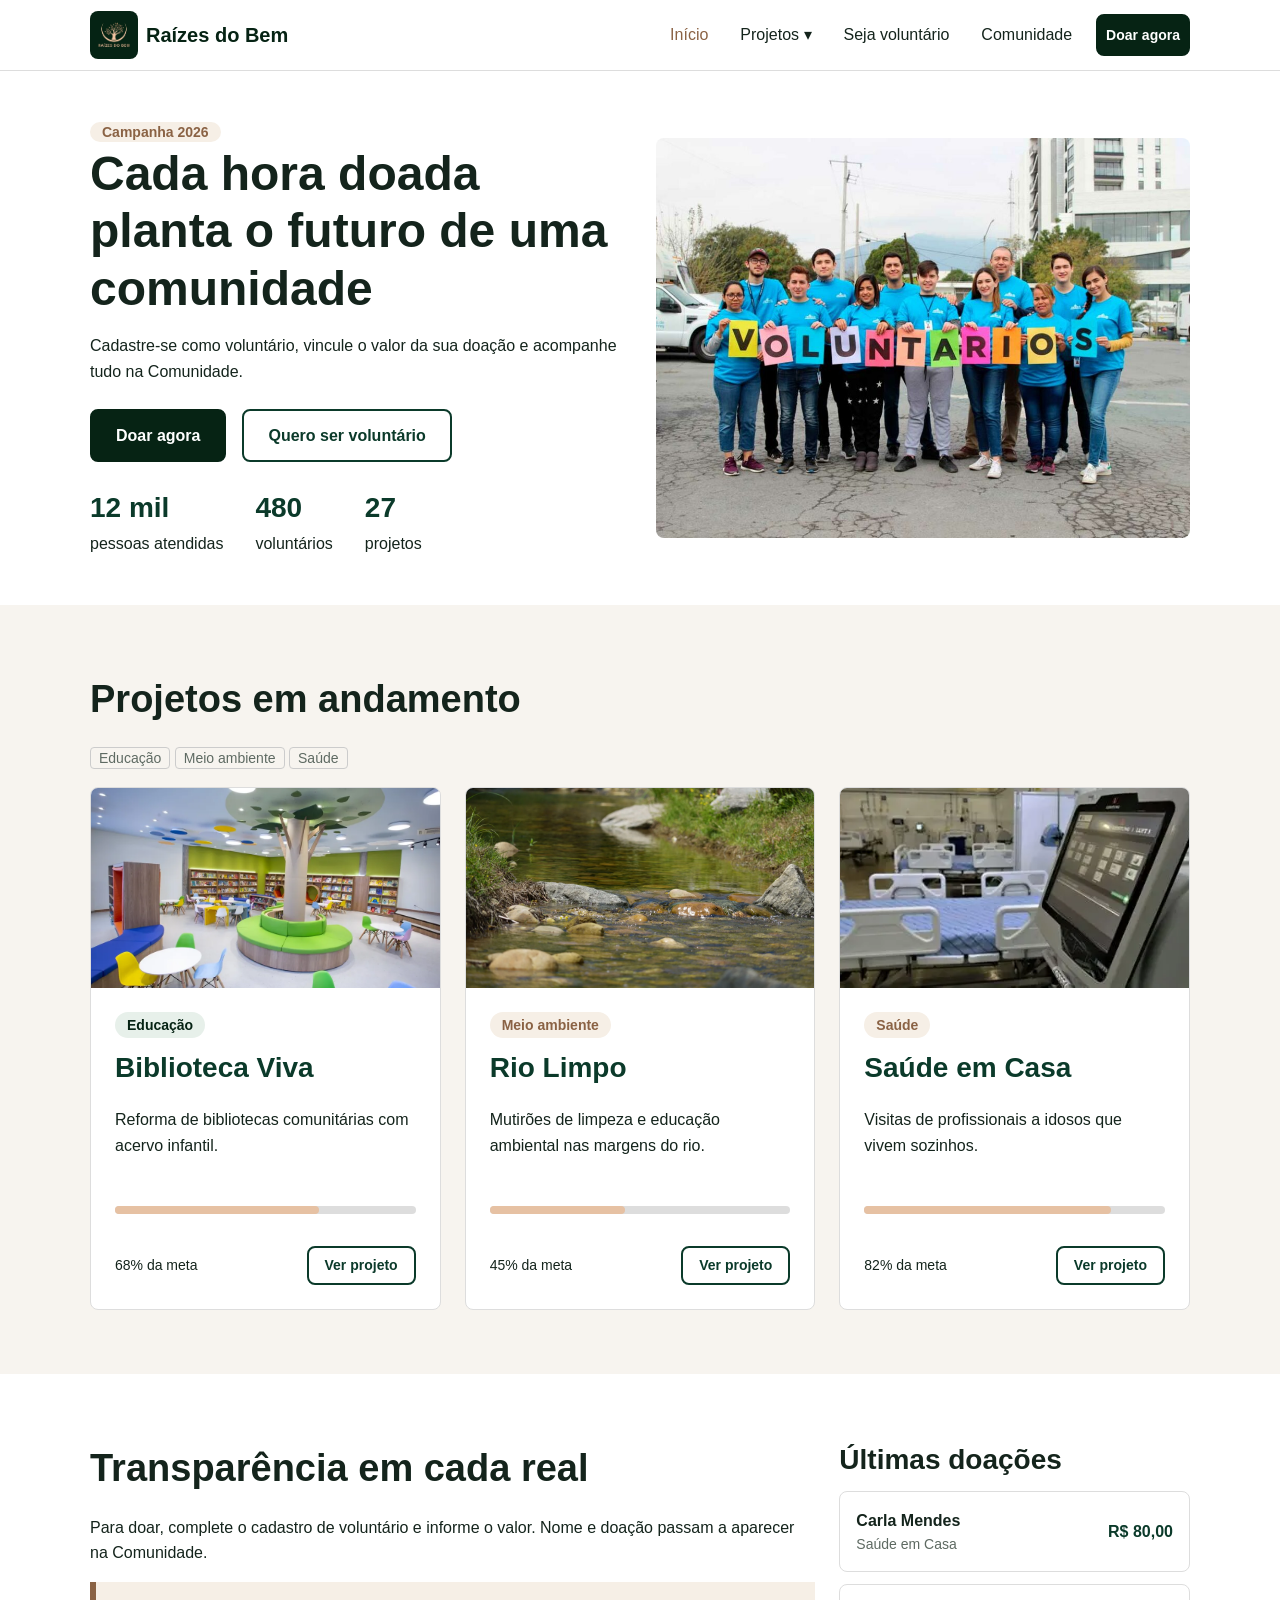
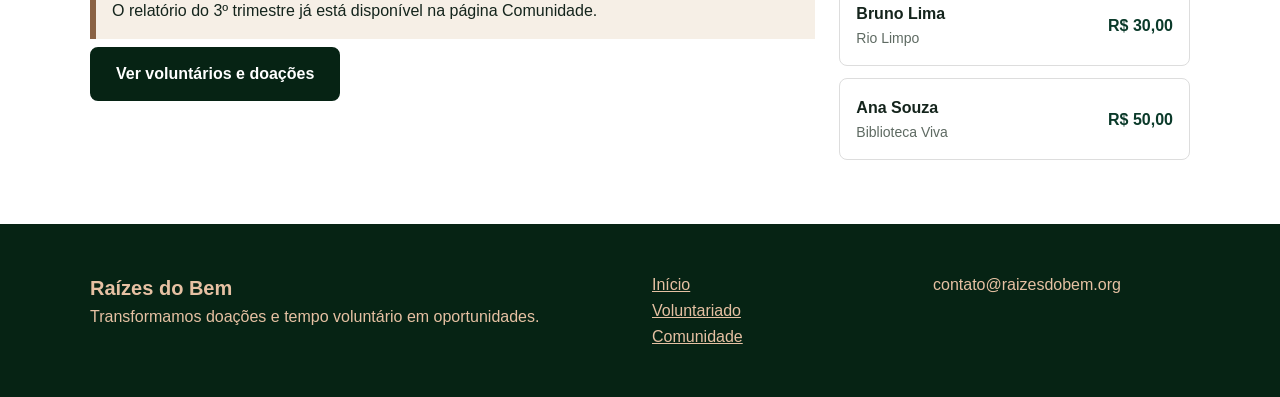
<file: Raizes do Bem/index.html>
<!DOCTYPE html>
<html lang="pt-BR">
<head>
  <meta charset="UTF-8">
  <meta name="viewport" content="width=device-width, initial-scale=1.0">
  <title>Início - Raízes do Bem</title>
  <link rel="stylesheet" href="css/main.css">
</head>
<body>
<div class="pagina">
  <header>
    <div class="container menu-topo">
      <a class="logo" href="index.html"><img src="imagens/logo.png" alt="" width="48" height="48"> Raízes do Bem</a>
      <button id="botao-menu" aria-label="Abrir menu">☰</button>
      <ul id="menu">
        <li><a class="ativo" href="index.html">Início</a></li>
        <li class="com-submenu">
          <a href="index.html#projetos">Projetos ▾</a>
          <ul class="submenu">
            <li><a href="paginas/educacao.html">Educação</a></li>
            <li><a href="paginas/meio-ambiente.html">Meio ambiente</a></li>
            <li><a href="paginas/saude.html">Saúde</a></li>
          </ul>
        </li>
        <li><a href="paginas/voluntario.html">Seja voluntário</a></li>
        <li><a href="paginas/comunidade.html">Comunidade</a></li>
        <li><a class="botao botao-pequeno" href="paginas/voluntario.html?doar=1">Doar agora</a></li>
      </ul>
    </div>
  </header>
  <main>
    <section class="container hero">
      <div>
        <span class="badge badge-laranja">Campanha 2026</span>
        <h1>Cada hora doada planta o futuro de uma comunidade</h1>
        <p>Cadastre-se como voluntário, vincule o valor da sua doação e acompanhe tudo na Comunidade.</p>
        <div class="hero-botoes">
          <a class="botao" href="paginas/voluntario.html?doar=1">Doar agora</a>
          <a class="botao botao-contorno" href="paginas/voluntario.html">Quero ser voluntário</a>
        </div>
        <ul class="numeros">
          <li><strong>12 mil</strong>pessoas atendidas</li>
          <li><strong>480</strong>voluntários</li>
          <li><strong>27</strong>projetos</li>
        </ul>
      </div>
      <img src="imagens/capa.png" alt="Voluntários da Raízes do Bem" width="600" height="420">
    </section>

    <section class="secao fundo-cinza" id="projetos">
      <div class="container">
        <h2>Projetos em andamento</h2>
        <p><span class="tag">Educação</span> <span class="tag">Meio ambiente</span> <span class="tag">Saúde</span></p>
        <div class="linha">
          <article class="card col-4">
            <img src="imagens/biblioteca.png" alt="Projeto Biblioteca Viva">
            <div class="card-corpo">
              <span class="badge">Educação</span>
              <h3><a href="paginas/educacao.html">Biblioteca Viva</a></h3>
              <p>Reforma de bibliotecas comunitárias com acervo infantil.</p>
              <div class="barra"><div style="width:68%"></div></div>
              <div class="card-rodape"><span>68% da meta</span><a class="botao botao-contorno botao-pequeno" href="paginas/educacao.html">Ver projeto</a></div>
            </div>
          </article>
          <article class="card col-4">
            <img src="imagens/rio.png" alt="Projeto Rio Limpo">
            <div class="card-corpo">
              <span class="badge badge-azul">Meio ambiente</span>
              <h3><a href="paginas/meio-ambiente.html">Rio Limpo</a></h3>
              <p>Mutirões de limpeza e educação ambiental nas margens do rio.</p>
              <div class="barra"><div style="width:45%"></div></div>
              <div class="card-rodape"><span>45% da meta</span><a class="botao botao-contorno botao-pequeno" href="paginas/meio-ambiente.html">Ver projeto</a></div>
            </div>
          </article>
          <article class="card col-4">
            <img src="imagens/saude.png" alt="Projeto Saúde em Casa">
            <div class="card-corpo">
              <span class="badge badge-laranja">Saúde</span>
              <h3><a href="paginas/saude.html">Saúde em Casa</a></h3>
              <p>Visitas de profissionais a idosos que vivem sozinhos.</p>
              <div class="barra"><div style="width:82%"></div></div>
              <div class="card-rodape"><span>82% da meta</span><a class="botao botao-contorno botao-pequeno" href="paginas/saude.html">Ver projeto</a></div>
            </div>
          </article>
        </div>
      </div>
    </section>

    <section class="secao">
      <div class="container linha">
        <div class="col-8">
          <h2>Transparência em cada real</h2>
          <p>Para doar, complete o cadastro de voluntário e informe o valor. Nome e doação passam a aparecer na Comunidade.</p>
          <div class="alerta alerta-info">O relatório do 3º trimestre já está disponível na página Comunidade.</div>
          <a class="botao" href="paginas/comunidade.html">Ver voluntários e doações</a>
        </div>
        <div class="col-4">
          <h3>Últimas doações</h3>
          <ul id="lista-doacoes-resumo" class="lista-registros"></ul>
        </div>
      </div>
    </section>
  </main>
  <footer>
    <div class="container linha">
      <div class="col-6"><h4>Raízes do Bem</h4><p>Transformamos doações e tempo voluntário em oportunidades.</p></div>
      <div class="col-3">
        <a href="index.html">Início</a><br>
        <a href="paginas/voluntario.html">Voluntariado</a><br>
        <a href="paginas/comunidade.html">Comunidade</a>
      </div>
      <div class="col-3"><p>contato@raizesdobem.org</p></div>
    </div>
  </footer>
</div>
<script src="js/main.js"></script>
</body>
</html>
</file>
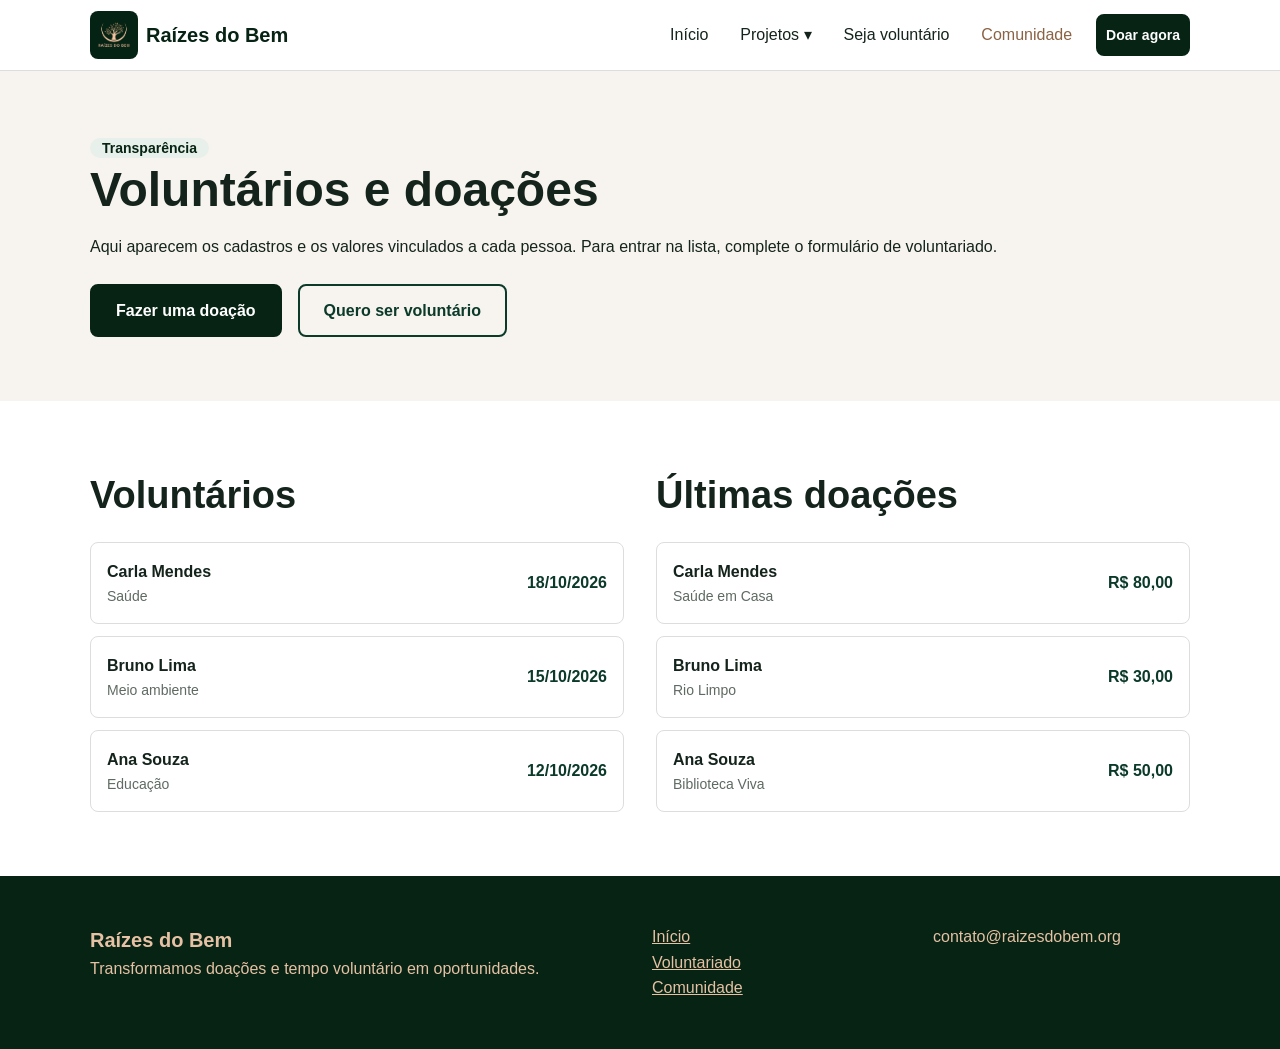
<file: Raizes do Bem/paginas/comunidade.html>
<!DOCTYPE html>
<html lang="pt-BR">
<head>
  <meta charset="UTF-8">
  <meta name="viewport" content="width=device-width, initial-scale=1.0">
  <title>Comunidade - Raízes do Bem</title>
  <link rel="stylesheet" href="../css/main.css">
</head>
<body>
<div class="pagina">
  <header>
    <div class="container menu-topo">
      <a class="logo" href="../index.html"><img src="../imagens/logo.png" alt="" width="48" height="48"> Raízes do Bem</a>
      <button id="botao-menu" aria-label="Abrir menu">☰</button>
      <ul id="menu">
        <li><a href="../index.html">Início</a></li>
        <li class="com-submenu">
          <a href="../index.html#projetos">Projetos ▾</a>
          <ul class="submenu">
            <li><a href="educacao.html">Educação</a></li>
            <li><a href="meio-ambiente.html">Meio ambiente</a></li>
            <li><a href="saude.html">Saúde</a></li>
          </ul>
        </li>
        <li><a href="voluntario.html">Seja voluntário</a></li>
        <li><a class="ativo" href="comunidade.html">Comunidade</a></li>
        <li><a class="botao botao-pequeno" href="voluntario.html?doar=1">Doar agora</a></li>
      </ul>
    </div>
  </header>
  <main>
    <section class="secao fundo-cinza">
      <div class="container">
        <span class="badge">Transparência</span>
        <h1>Voluntários e doações</h1>
        <p>Aqui aparecem os cadastros e os valores vinculados a cada pessoa. Para entrar na lista, complete o formulário de voluntariado.</p>
        <div class="hero-botoes">
          <a class="botao" href="voluntario.html?doar=1">Fazer uma doação</a>
          <a class="botao botao-contorno" href="voluntario.html">Quero ser voluntário</a>
        </div>
      </div>
    </section>
    <section class="secao">
      <div class="container duas-colunas">
        <div>
          <h2>Voluntários</h2>
          <ul id="lista-voluntarios" class="lista-registros"></ul>
        </div>
        <div>
          <h2>Últimas doações</h2>
          <ul id="lista-doacoes" class="lista-registros"></ul>
        </div>
      </div>
    </section>
  </main>
  <footer>
    <div class="container linha">
      <div class="col-6"><h4>Raízes do Bem</h4><p>Transformamos doações e tempo voluntário em oportunidades.</p></div>
      <div class="col-3">
        <a href="../index.html">Início</a><br>
        <a href="voluntario.html">Voluntariado</a><br>
        <a href="comunidade.html">Comunidade</a>
      </div>
      <div class="col-3"><p>contato@raizesdobem.org</p></div>
    </div>
  </footer>
</div>
<div id="toast"></div>
<script src="../js/main.js"></script>
</body>
</html>
</file>
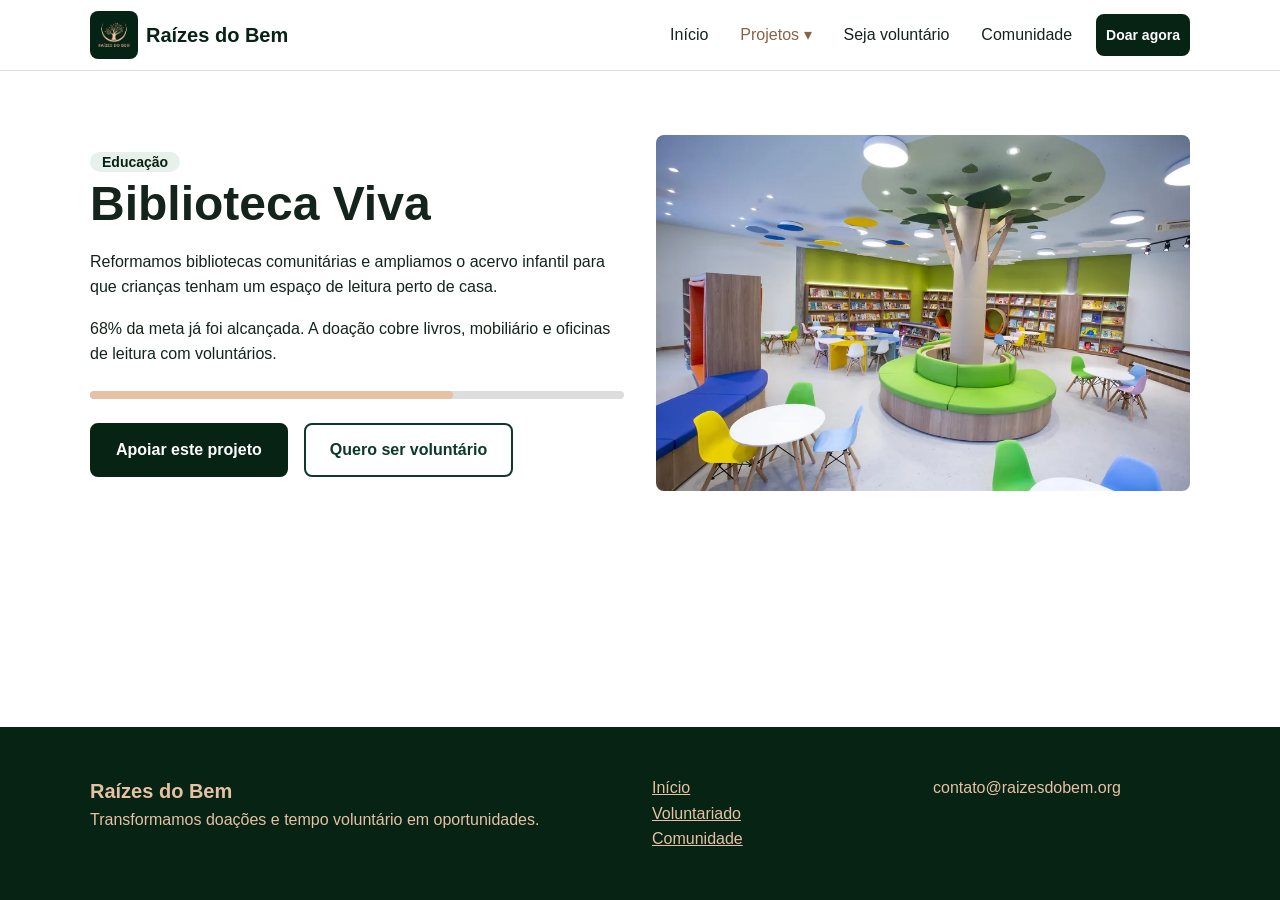
<file: Raizes do Bem/paginas/educacao.html>
<!DOCTYPE html>
<html lang="pt-BR">
<head>
  <meta charset="UTF-8">
  <meta name="viewport" content="width=device-width, initial-scale=1.0">
  <title>Educação - Raízes do Bem</title>
  <link rel="stylesheet" href="../css/main.css">
</head>
<body>
<div class="pagina">
  <header>
    <div class="container menu-topo">
      <a class="logo" href="../index.html"><img src="../imagens/logo.png" alt="" width="48" height="48"> Raízes do Bem</a>
      <button id="botao-menu" aria-label="Abrir menu">☰</button>
      <ul id="menu">
        <li><a href="../index.html">Início</a></li>
        <li class="com-submenu">
          <a class="ativo" href="../index.html#projetos">Projetos ▾</a>
          <ul class="submenu">
            <li><a href="educacao.html">Educação</a></li>
            <li><a href="meio-ambiente.html">Meio ambiente</a></li>
            <li><a href="saude.html">Saúde</a></li>
          </ul>
        </li>
        <li><a href="voluntario.html">Seja voluntário</a></li>
        <li><a href="comunidade.html">Comunidade</a></li>
        <li><a class="botao botao-pequeno" href="voluntario.html?doar=1&amp;projeto=Biblioteca%20Viva">Doar agora</a></li>
      </ul>
    </div>
  </header>
  <main>
    <section class="secao">
      <div class="container duas-colunas">
        <div>
          <span class="badge">Educação</span>
          <h1>Biblioteca Viva</h1>
          <p>Reformamos bibliotecas comunitárias e ampliamos o acervo infantil para que crianças tenham um espaço de leitura perto de casa.</p>
          <p>68% da meta já foi alcançada. A doação cobre livros, mobiliário e oficinas de leitura com voluntários.</p>
          <div class="barra"><div style="width:68%"></div></div>
          <div class="hero-botoes">
            <a class="botao" href="voluntario.html?doar=1&amp;projeto=Biblioteca%20Viva">Apoiar este projeto</a>
            <a class="botao botao-contorno" href="voluntario.html">Quero ser voluntário</a>
          </div>
        </div>
        <img class="foto-projeto" src="../imagens/biblioteca.png" alt="Projeto Biblioteca Viva">
      </div>
    </section>
  </main>
  <footer>
    <div class="container linha">
      <div class="col-6"><h4>Raízes do Bem</h4><p>Transformamos doações e tempo voluntário em oportunidades.</p></div>
      <div class="col-3">
        <a href="../index.html">Início</a><br>
        <a href="voluntario.html">Voluntariado</a><br>
        <a href="comunidade.html">Comunidade</a>
      </div>
      <div class="col-3"><p>contato@raizesdobem.org</p></div>
    </div>
  </footer>
</div>
<script src="../js/main.js"></script>
</body>
</html>
</file>
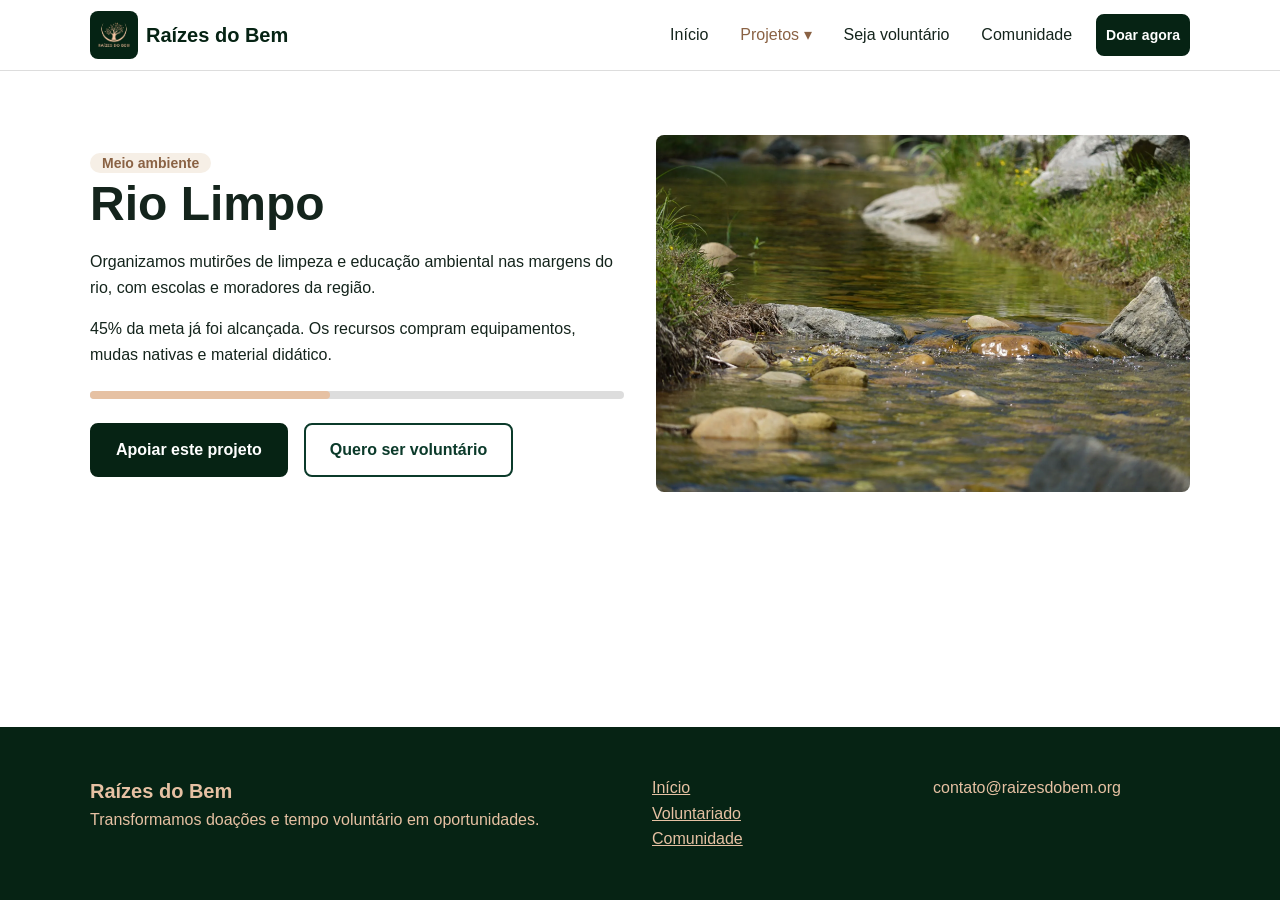
<file: Raizes do Bem/paginas/meio-ambiente.html>
<!DOCTYPE html>
<html lang="pt-BR">
<head>
  <meta charset="UTF-8">
  <meta name="viewport" content="width=device-width, initial-scale=1.0">
  <title>Meio ambiente - Raízes do Bem</title>
  <link rel="stylesheet" href="../css/main.css">
</head>
<body>
<div class="pagina">
  <header>
    <div class="container menu-topo">
      <a class="logo" href="../index.html"><img src="../imagens/logo.png" alt="" width="48" height="48"> Raízes do Bem</a>
      <button id="botao-menu" aria-label="Abrir menu">☰</button>
      <ul id="menu">
        <li><a href="../index.html">Início</a></li>
        <li class="com-submenu">
          <a class="ativo" href="../index.html#projetos">Projetos ▾</a>
          <ul class="submenu">
            <li><a href="educacao.html">Educação</a></li>
            <li><a href="meio-ambiente.html">Meio ambiente</a></li>
            <li><a href="saude.html">Saúde</a></li>
          </ul>
        </li>
        <li><a href="voluntario.html">Seja voluntário</a></li>
        <li><a href="comunidade.html">Comunidade</a></li>
        <li><a class="botao botao-pequeno" href="voluntario.html?doar=1&amp;projeto=Rio%20Limpo">Doar agora</a></li>
      </ul>
    </div>
  </header>
  <main>
    <section class="secao">
      <div class="container duas-colunas">
        <div>
          <span class="badge badge-azul">Meio ambiente</span>
          <h1>Rio Limpo</h1>
          <p>Organizamos mutirões de limpeza e educação ambiental nas margens do rio, com escolas e moradores da região.</p>
          <p>45% da meta já foi alcançada. Os recursos compram equipamentos, mudas nativas e material didático.</p>
          <div class="barra"><div style="width:45%"></div></div>
          <div class="hero-botoes">
            <a class="botao" href="voluntario.html?doar=1&amp;projeto=Rio%20Limpo">Apoiar este projeto</a>
            <a class="botao botao-contorno" href="voluntario.html">Quero ser voluntário</a>
          </div>
        </div>
        <img class="foto-projeto" src="../imagens/rio.png" alt="Projeto Rio Limpo">
      </div>
    </section>
  </main>
  <footer>
    <div class="container linha">
      <div class="col-6"><h4>Raízes do Bem</h4><p>Transformamos doações e tempo voluntário em oportunidades.</p></div>
      <div class="col-3">
        <a href="../index.html">Início</a><br>
        <a href="voluntario.html">Voluntariado</a><br>
        <a href="comunidade.html">Comunidade</a>
      </div>
      <div class="col-3"><p>contato@raizesdobem.org</p></div>
    </div>
  </footer>
</div>
<script src="../js/main.js"></script>
</body>
</html>
</file>
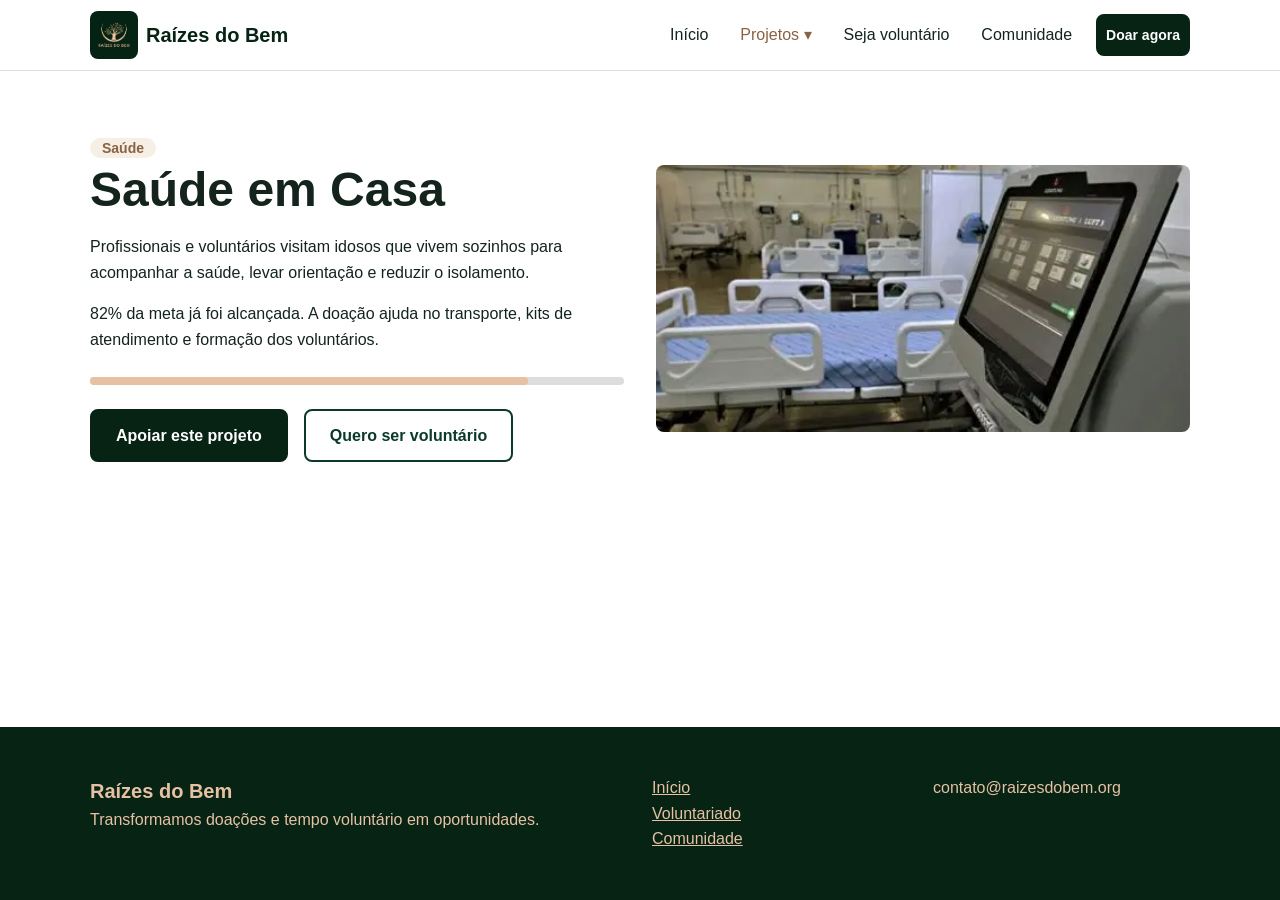
<file: Raizes do Bem/paginas/saude.html>
<!DOCTYPE html>
<html lang="pt-BR">
<head>
  <meta charset="UTF-8">
  <meta name="viewport" content="width=device-width, initial-scale=1.0">
  <title>Saúde - Raízes do Bem</title>
  <link rel="stylesheet" href="../css/main.css">
</head>
<body>
<div class="pagina">
  <header>
    <div class="container menu-topo">
      <a class="logo" href="../index.html"><img src="../imagens/logo.png" alt="" width="48" height="48"> Raízes do Bem</a>
      <button id="botao-menu" aria-label="Abrir menu">☰</button>
      <ul id="menu">
        <li><a href="../index.html">Início</a></li>
        <li class="com-submenu">
          <a class="ativo" href="../index.html#projetos">Projetos ▾</a>
          <ul class="submenu">
            <li><a href="educacao.html">Educação</a></li>
            <li><a href="meio-ambiente.html">Meio ambiente</a></li>
            <li><a href="saude.html">Saúde</a></li>
          </ul>
        </li>
        <li><a href="voluntario.html">Seja voluntário</a></li>
        <li><a href="comunidade.html">Comunidade</a></li>
        <li><a class="botao botao-pequeno" href="voluntario.html?doar=1&amp;projeto=Saúde%20em%20Casa">Doar agora</a></li>
      </ul>
    </div>
  </header>
  <main>
    <section class="secao">
      <div class="container duas-colunas">
        <div>
          <span class="badge badge-laranja">Saúde</span>
          <h1>Saúde em Casa</h1>
          <p>Profissionais e voluntários visitam idosos que vivem sozinhos para acompanhar a saúde, levar orientação e reduzir o isolamento.</p>
          <p>82% da meta já foi alcançada. A doação ajuda no transporte, kits de atendimento e formação dos voluntários.</p>
          <div class="barra"><div style="width:82%"></div></div>
          <div class="hero-botoes">
            <a class="botao" href="voluntario.html?doar=1&amp;projeto=Saúde%20em%20Casa">Apoiar este projeto</a>
            <a class="botao botao-contorno" href="voluntario.html">Quero ser voluntário</a>
          </div>
        </div>
        <img class="foto-projeto" src="../imagens/saude.png" alt="Projeto Saúde em Casa">
      </div>
    </section>
  </main>
  <footer>
    <div class="container linha">
      <div class="col-6"><h4>Raízes do Bem</h4><p>Transformamos doações e tempo voluntário em oportunidades.</p></div>
      <div class="col-3">
        <a href="../index.html">Início</a><br>
        <a href="voluntario.html">Voluntariado</a><br>
        <a href="comunidade.html">Comunidade</a>
      </div>
      <div class="col-3"><p>contato@raizesdobem.org</p></div>
    </div>
  </footer>
</div>
<script src="../js/main.js"></script>
</body>
</html>
</file>
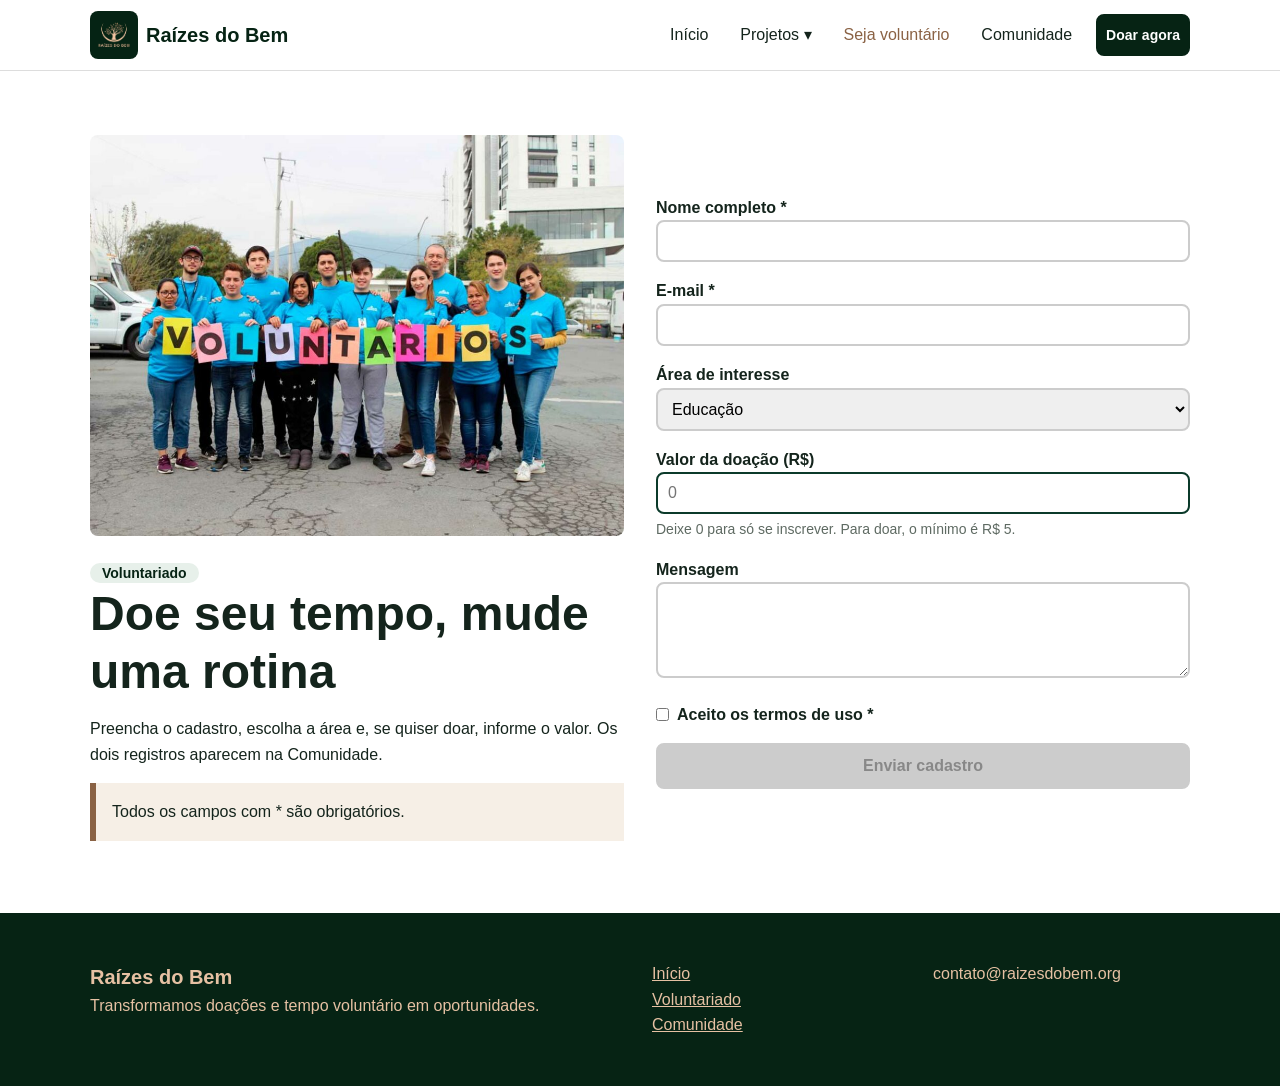
<file: Raizes do Bem/paginas/voluntario.html>
<!DOCTYPE html>
<html lang="pt-BR">
<head>
  <meta charset="UTF-8">
  <meta name="viewport" content="width=device-width, initial-scale=1.0">
  <title>Voluntariado - Raízes do Bem</title>
  <link rel="stylesheet" href="../css/main.css">
</head>
<body>
<div class="pagina">
  <header>
    <div class="container menu-topo">
      <a class="logo" href="../index.html"><img src="../imagens/logo.png" alt="" width="48" height="48"> Raízes do Bem</a>
      <button id="botao-menu" aria-label="Abrir menu">☰</button>
      <ul id="menu">
        <li><a href="../index.html">Início</a></li>
        <li class="com-submenu">
          <a href="../index.html#projetos">Projetos ▾</a>
          <ul class="submenu">
            <li><a href="educacao.html">Educação</a></li>
            <li><a href="meio-ambiente.html">Meio ambiente</a></li>
            <li><a href="saude.html">Saúde</a></li>
          </ul>
        </li>
        <li><a class="ativo" href="voluntario.html">Seja voluntário</a></li>
        <li><a href="comunidade.html">Comunidade</a></li>
        <li><a class="botao botao-pequeno" href="voluntario.html?doar=1#cadastro">Doar agora</a></li>
      </ul>
    </div>
  </header>
  <main>
    <section class="secao" id="cadastro">
      <div class="container duas-colunas">
        <div>
          <img class="foto-capa" src="../imagens/capa.png" alt="Voluntários da Raízes do Bem">
          <span class="badge">Voluntariado</span>
          <h1>Doe seu tempo, mude uma rotina</h1>
          <p>Preencha o cadastro, escolha a área e, se quiser doar, informe o valor. Os dois registros aparecem na Comunidade.</p>
          <div class="alerta alerta-info">Todos os campos com * são obrigatórios.</div>
          <div id="aviso-doacao" class="alerta alerta-aviso" hidden>Você pode informar um valor para doar ou deixar 0 para apenas se inscrever como voluntário.</div>
          <div id="aviso-projeto" class="alerta alerta-info" hidden></div>
        </div>
        <form id="form-voluntario">
          <input type="hidden" id="projeto" value="">
          <div>
            <label for="nome">Nome completo *</label>
            <input id="nome" type="text" required minlength="3" autocomplete="name">
            <span class="erro">Digite seu nome completo.</span>
          </div>
          <div>
            <label for="email">E-mail *</label>
            <input id="email" type="email" required autocomplete="email">
            <span class="erro">Digite um e-mail válido.</span>
          </div>
          <div>
            <label for="area">Área de interesse</label>
            <select id="area">
              <option>Educação</option>
              <option>Meio ambiente</option>
              <option>Saúde</option>
            </select>
          </div>
          <div>
            <label for="valor">Valor da doação (R$)</label>
            <input id="valor" type="number" min="0" step="5" placeholder="0">
            <span class="ajuda">Deixe 0 para só se inscrever. Para doar, o mínimo é R$ 5.</span>
          </div>
          <div>
            <label for="msg">Mensagem</label>
            <textarea id="msg" rows="4"></textarea>
          </div>
          <label class="checkbox">
            <input id="termos" type="checkbox">
            Aceito os termos de uso *
          </label>
          <button class="botao" id="botao-enviar" type="submit" disabled>Enviar cadastro</button>
        </form>
      </div>
    </section>
  </main>
  <footer>
    <div class="container linha">
      <div class="col-6"><h4>Raízes do Bem</h4><p>Transformamos doações e tempo voluntário em oportunidades.</p></div>
      <div class="col-3">
        <a href="../index.html">Início</a><br>
        <a href="voluntario.html">Voluntariado</a><br>
        <a href="comunidade.html">Comunidade</a>
      </div>
      <div class="col-3"><p>contato@raizesdobem.org</p></div>
    </div>
  </footer>
</div>
<div id="toast"></div>
<script src="../js/main.js"></script>
</body>
</html>
</file>
<file: Raizes do Bem/css/main.css>
@import "variaveis.css";
@import "base.css";
@import "grid.css";
@import "layout.css";
@import "menu.css";
@import "componentes.css";
@import "responsivo.css";
</file>
